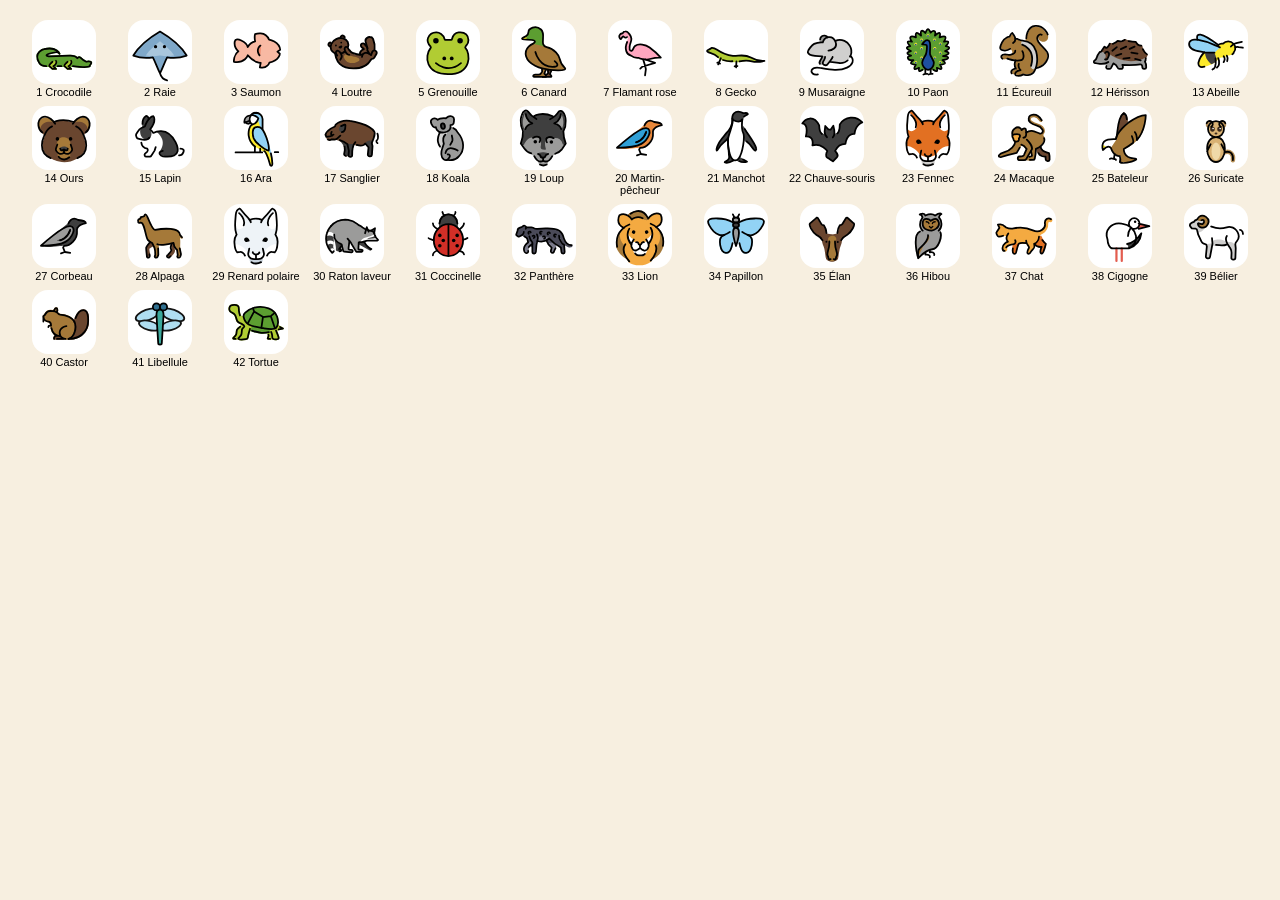
<file: test/preview-animals.html>
<!doctype html><meta charset="utf-8"><title>Animaux</title>
<style>body{font-family:sans-serif;background:#f7efe0;padding:12px}div.g{display:flex;flex-wrap:wrap;gap:8px}figure{margin:0;width:88px;text-align:center;font-size:11px}svg.a{width:64px;height:64px;background:#fff;border-radius:16px}</style>
<div class="g" id="g"></div>
<script src="../src/cards.js?t=1"></script><script src="../src/animals.js?t=1"></script>
<script>
document.body.insertAdjacentHTML('afterbegin', ANIMAL_SPRITE);
document.getElementById('g').innerHTML = CARDS.map(c => '<figure><svg class="a"><use href="#a-' + c.id + '"/></svg><figcaption>' + c.id + ' ' + c.fr + '</figcaption></figure>').join('');
</script>
</file>
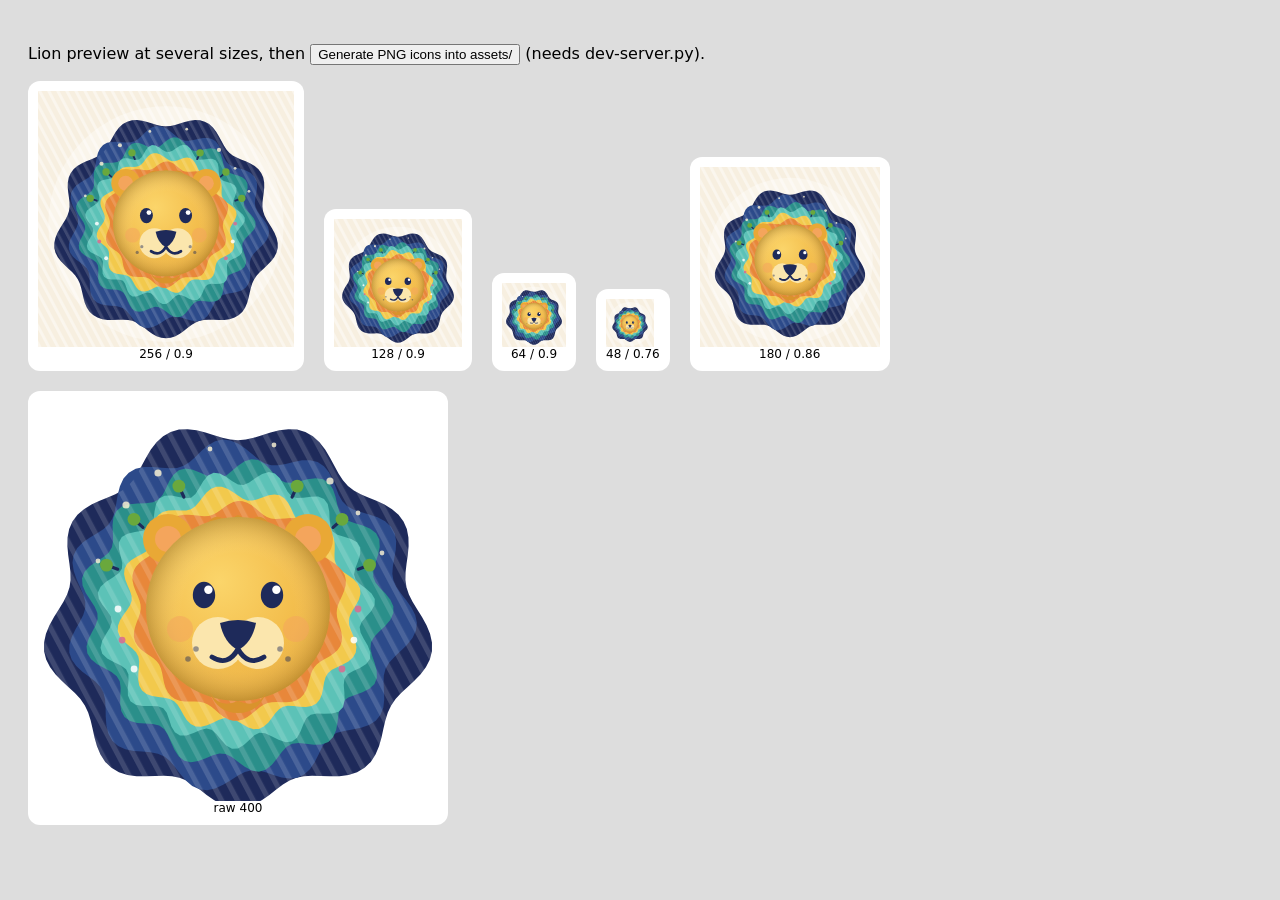
<file: tools/icons.html>
<!doctype html>
<html lang="en">
<head>
<meta charset="utf-8">
<title>Harmonies — icon generator (dev)</title>
<style>
  body { font-family: system-ui, sans-serif; background: #ddd; padding: 20px; }
  .row { display: flex; gap: 20px; align-items: flex-end; flex-wrap: wrap; }
  .box { background: #fff; padding: 10px; border-radius: 12px; text-align: center; font-size: 12px; }
  canvas, svg { display: block; }
  #log { white-space: pre; font-family: monospace; margin-top: 12px; }
</style>
</head>
<body>
<p>Lion preview at several sizes, then <button id="go">Generate PNG icons into assets/</button> (needs dev-server.py).</p>
<div class="row" id="previews"></div>
<div id="log"></div>
<script src="../src/cards.js"></script>
<script src="../src/engine.js"></script>
<script src="../src/render.js"></script>
<script>
// Composition d'une icône : fond crème strié + lion centré à `scale` de la taille.
function iconSVG(size, scale, radius) {
  const r = radius || 0;
  return '<svg xmlns="http://www.w3.org/2000/svg" width="' + size + '" height="' + size + '" viewBox="0 0 ' + size + ' ' + size + '">' +
    '<defs><pattern id="bgst" width="' + (size / 32) + '" height="' + (size / 32) + '" patternUnits="userSpaceOnUse" patternTransform="rotate(-28)"><rect width="' + (size / 32 * 0.36) + '" height="' + (size / 32) + '" fill="#fff" opacity=".45"/></pattern>' +
    '<clipPath id="rc"><rect width="' + size + '" height="' + size + '" rx="' + r + '"/></clipPath></defs>' +
    '<g clip-path="url(#rc)"><rect width="' + size + '" height="' + size + '" fill="#f7efe0"/><rect width="' + size + '" height="' + size + '" fill="url(#bgst)"/>' +
    '<circle cx="' + size / 2 + '" cy="' + size * 0.52 + '" r="' + size * 0.46 + '" fill="#fff" opacity=".35"/></g>' +
    '<g transform="translate(' + (size * (1 - scale) / 2) + ',' + (size * (1 - scale) / 2) + ') scale(' + (scale * size / 200) + ')">' +
    Render.lionSVG('lion').replace(/<svg[^>]*>/, '').replace('</svg>', '') + '</g></svg>';
}
const previews = document.getElementById('previews');
[[256, 0.9, 0], [128, 0.9, 0], [64, 0.9, 0], [48, 0.76, 0], [180, 0.86, 0]].forEach(([s, sc, r]) => {
  const box = document.createElement('div'); box.className = 'box';
  box.innerHTML = iconSVG(s, sc, r) + s + ' / ' + sc;
  previews.appendChild(box);
});
const big = document.createElement('div'); big.className = 'box'; big.innerHTML = Render.lionSVG('lion').replace('<svg ', '<svg width="400" height="400" ') + 'raw 400'; previews.appendChild(big);

function render(svg, size) {
  return new Promise((resolve, reject) => {
    const url = URL.createObjectURL(new Blob([svg], { type: 'image/svg+xml' }));
    const img = new Image();
    img.onload = () => {
      const c = document.createElement('canvas'); c.width = size; c.height = size;
      c.getContext('2d').drawImage(img, 0, 0, size, size);
      URL.revokeObjectURL(url);
      c.toBlob(b => resolve(b), 'image/png');
    };
    img.onerror = reject;
    img.src = url;
  });
}
async function save(name, blob) {
  const r = await fetch('/__save?name=' + name, { method: 'POST', body: blob });
  document.getElementById('log').textContent += name + ': ' + (await r.text()) + '\n';
}
document.getElementById('go').onclick = async () => {
  await save('icon-512.png', await render(iconSVG(512, 0.9, 0), 512));
  await save('icon-192.png', await render(iconSVG(192, 0.9, 0), 192));
  await save('icon-maskable-512.png', await render(iconSVG(512, 0.74, 0), 512));
  await save('apple-touch-icon.png', await render(iconSVG(180, 0.86, 0), 180));
  await save('icon.svg', new Blob([iconSVG(512, 0.9, 0)], { type: 'image/svg+xml' }));
  document.getElementById('log').textContent += 'done\n';
};
</script>
</body>
</html>
</file>
